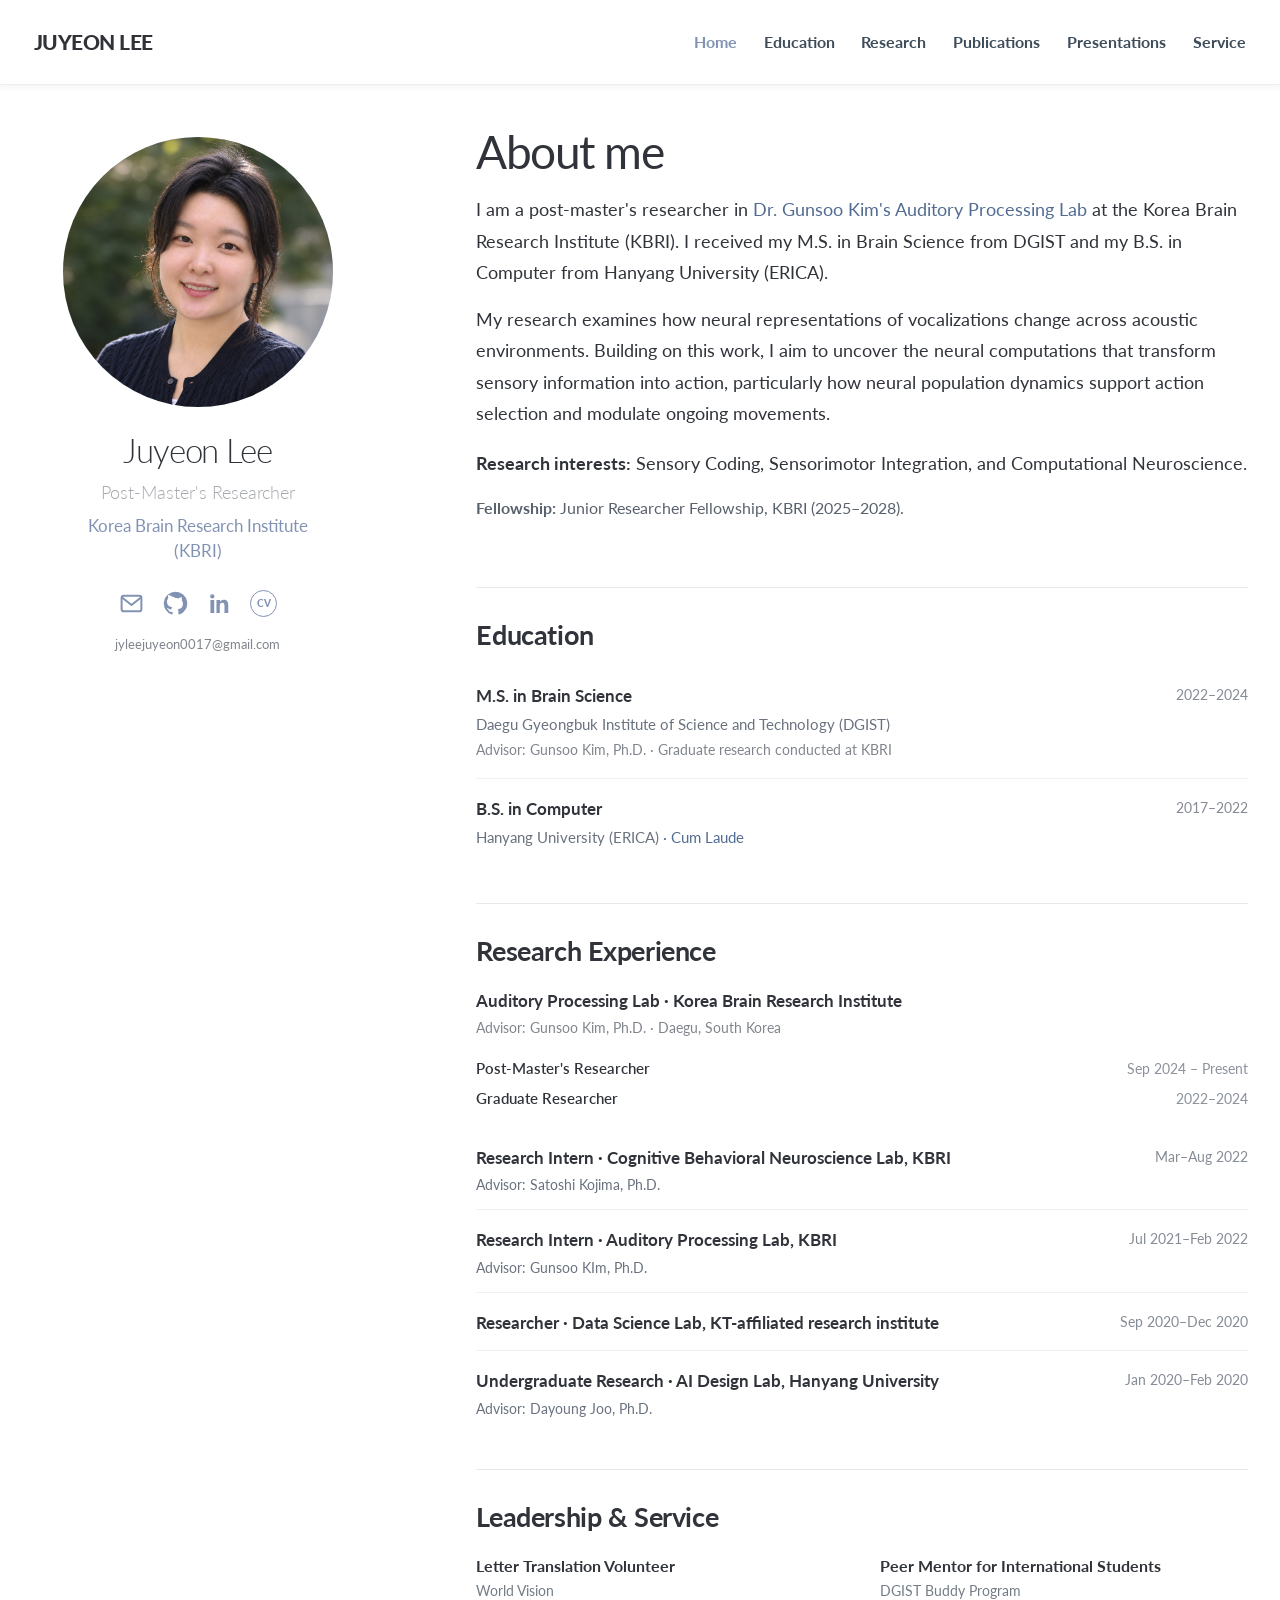
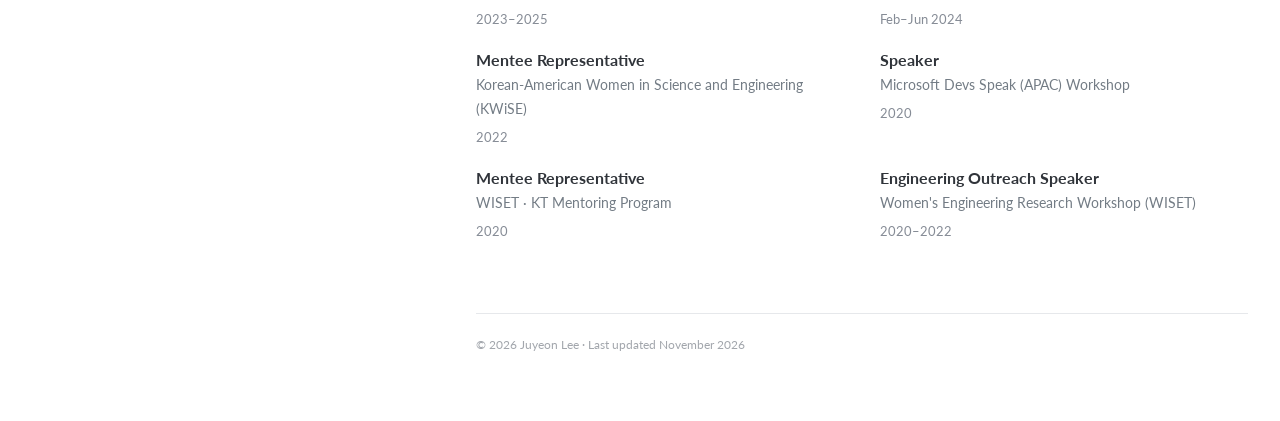
<file: index.html>
<!DOCTYPE html>
<html lang="en">
<head>
  <meta charset="UTF-8">
  <meta name="viewport" content="width=device-width, initial-scale=1">
  <meta name="theme-color" content="#ffffff">
  <meta name="description" content="Juyeon Lee, a neuroscience researcher at the Korea Brain Research Institute. Research interests include auditory coding, neural population representations, and sensory-guided behavior.">
  <meta property="og:type" content="website">
  <meta property="og:title" content="Juyeon Lee | Neuroscience Researcher">
  <meta property="og:description" content="Auditory neuroscience, neural population coding, and sensory-guided behavior.">
  <meta property="og:url" content="https://jylee0017.github.io/">
  <meta property="og:image" content="https://jylee0017.github.io/juyeon.jpg">
  <link rel="canonical" href="https://jylee0017.github.io/">
  <link rel="preconnect" href="https://fonts.googleapis.com">
  <link rel="preconnect" href="https://fonts.gstatic.com" crossorigin>
  <link href="https://fonts.googleapis.com/css2?family=Lato:wght@300;400;500;600;700;900&display=swap" rel="stylesheet">
  <title>Juyeon Lee</title>
  <style>
    /* Design colors: understated academic blue inspired by the supplied reference. */
    :root {
      --accent: #8292b3;
      --accent-strong: #526b92;
      --text: #30343a;
      --muted: #80858d;
      --light-muted: #a6a9ae;
      --line: #e6e8eb;
      --page: #ffffff;
      --font: "Lato", "Helvetica Neue", Arial, sans-serif;
    }
    * { box-sizing: border-box; }
    html { scroll-behavior: smooth; scroll-padding-top: 105px; }
    body { margin: 0; background: var(--page); color: var(--text); font: 400 17px/1.73 var(--font); -webkit-font-smoothing: antialiased; }
    a { color: var(--accent-strong); text-decoration: none; }
    a:hover { text-decoration: underline; text-underline-offset: .18em; }
    a:focus-visible { outline: 3px solid var(--accent); outline-offset: 4px; border-radius: 2px; }
    h1, h2, h3, p { margin-top: 0; }
    .skip-link { position:absolute; left:12px; top:-90px; padding:10px 15px; background:white; color:black; z-index:20; }
    .skip-link:focus { top:8px; }

    /* The screenshot's full-width white navigation bar. */
    .site-header { position: sticky; top: 0; z-index: 10; background: rgba(255,255,255,.97); border-bottom: 1px solid #eeeeef; box-shadow: 0 2px 7px rgba(28,36,51,.055); }
    .header-inner { max-width: 1560px; min-height: 84px; margin: 0 auto; padding: 12px 34px; display: flex; justify-content: space-between; align-items: center; gap: 32px; }
    .site-title { color: #303237; font-weight: 900; font-size: 21px; line-height: 1.2; text-transform: uppercase; letter-spacing: -.025em; white-space: nowrap; }
    .site-title:hover { text-decoration: none; color: var(--accent-strong); }
    .top-nav { display:flex; flex-wrap:wrap; justify-content:flex-end; align-items:center; gap: clamp(14px, 2.1vw, 35px); }
    .top-nav a { color:#3e4c5a; font-size: 16px; font-weight: 700; white-space:nowrap; }
    .top-nav a:hover, .top-nav a[aria-current="page"] { color:var(--accent); text-decoration:none; }

    /* Portrait on the left, resume text on the right; no colored sidebar/card backgrounds. */
    .page-layout { max-width: 1460px; padding: 0 32px; margin: 0 auto; display: grid; grid-template-columns: minmax(260px, 365px) minmax(0, 1fr); column-gap: clamp(52px, 6.2vw, 94px); align-items: start; }
    .profile { padding-top: 52px; text-align:center; transform: translateX(-17px); }
    .profile-photo { display: block; width: 270px; height: 270px; border-radius: 50%; overflow:hidden; margin: 0 auto 23px; position: relative; background: #e6ebf1; }
    .profile-photo .placeholder { position:absolute; inset:0; display:grid; place-items:center; font-weight:300; font-size:69px; color:#8596ad; }
    .profile-photo img { width:100%; height:100%; position:relative; display:block; object-fit:cover; object-position: center 35%; }
    .profile-photo img[hidden] { display:none; }
    .profile-name { font-size: 33px; line-height: 1.22; font-weight: 300; letter-spacing: -.035em; margin: 0 0 10px; }
    .profile-role { font-size: 18px; line-height: 1.4; font-weight: 300; color:var(--light-muted); margin: 0 0 9px; }
    .profile-affiliation { font-size: 17px; line-height: 1.45; color:var(--accent); margin: 0 0 25px; }
    .socials { display:flex; justify-content:center; gap: 18px; align-items:center; margin-bottom: 15px; }
    .socials a { display:inline-grid; place-items:center; color:var(--accent); min-width:26px; height:29px; transition: color .18s ease, transform .18s ease; }
    .socials a:hover { color:var(--accent-strong); transform: translateY(-2px); }
    .socials svg { width:25px; height:25px; }
    .socials a.cv-link { border: 1.8px solid currentColor; border-radius: 50%; font-size: 10px; font-weight:900; min-width:27px; width:27px; height:27px; }
    .profile-email { font-size: 13px; color:var(--muted); overflow-wrap:anywhere; }
    .profile-email a { color:inherit; }

    main { padding-top: 39px; min-width: 0; padding-bottom: 65px; }
    section { scroll-margin-top: 110px; }
    .about { padding-bottom: 49px; }
    h1 { font-size: 46px; line-height:1.2; letter-spacing:-.033em; font-weight:400; margin-bottom: 15px; }
    .about p { font-size:17.5px; line-height:1.8; margin: 0 0 15px; }
    .research-interests { margin-top:18px!important; }
    .research-interests strong, .fellowship strong { font-weight:700; }
    .fellowship { font-size: 16px!important; color:#59616d; }
    .content-section { padding: 29px 0 36px; border-top: 1px solid var(--line); }
    h2 { font-size: 27px; line-height:1.35; font-weight:700; letter-spacing:-.015em; margin-bottom: 19px; }
    h3 { font-size: 17px; line-height:1.5; margin-bottom: 3px; font-weight:700; }
    .entry { display:grid; grid-template-columns: minmax(0,1fr) auto; gap: 2px 22px; padding: 11px 0 16px; }
    .entry + .entry { border-top: 1px solid #f0f1f2; padding-top: 17px; }
    .entry p { font-size: 15px; margin:0; color: #69727e; }
    .date { color:#868c96; font-size:14px; white-space:nowrap; }
    .subtext { font-size:14px!important; color:var(--muted)!important; }
    .honor { color:var(--accent-strong); }
    .lab-heading { display:flex; align-items:baseline; justify-content:space-between; gap:12px; flex-wrap:wrap; }
    .lab-note { font-size:14px; color:var(--muted); margin:0 0 13px; }
    .role { display:flex; justify-content:space-between; gap:20px; align-items:baseline; padding:2px 0; font-size:15px; }
    .role strong { font-weight:600; }
    .role span { color:#8b929b; font-size:14px; white-space:nowrap; }
    .research-list { margin:16px 0 0; padding-left:20px; }
    .research-list li { padding-left:3px; margin-bottom:10px; font-size:15.5px; line-height:1.7; }
    .research-list strong { font-weight:700; }
    .earlier { margin-top:20px; }
    .earlier .entry { padding-bottom:12px; }
    .earlier .entry p { font-size:14px; }
    .publication { padding: 5px 0 18px; }
    .publication + .publication { border-top: 1px solid #f0f1f2; padding-top:16px; }
    .publication .paper-title { font-size: 16px; line-height:1.5; font-weight:700; margin: 0 0 3px; }
    .publication p { font-size:14.5px; margin:0; color:#6e7580; }
    .status { color:#6c7e9f; font-style: italic; }
    .presentation { display:grid; grid-template-columns: 86px minmax(0,1fr); gap:16px; padding:13px 0; border-bottom:1px solid #f1f2f3; }
    .presentation:last-child { border-bottom:0; }
    .presentation p { margin: 0 0 2px; font-size:15px; line-height:1.6; }
    .presentation .date { padding-top:3px; }
    .presentation .venue { color:#777f8a; font-size:14px; }
    .presentation .award { font-size:13px; color:var(--accent-strong); font-weight:700; margin-top:3px; }
    .service-list { display:grid; grid-template-columns:repeat(2,minmax(0,1fr)); column-gap:35px; row-gap:16px; }
    .service-item { padding: 0; }
    .service-item h3 { font-size:15.5px; margin:0 0 1px; }
    .service-item p { font-size:14px; margin:0; color:#737c85; }
    .service-item .date { font-size:13px; }
    footer { margin-top:33px; color:#a2a6ac; font-size:12px; padding-top:21px; border-top:1px solid var(--line); }
    @media (max-width:1150px) {
      .page-layout { grid-template-columns: 290px minmax(0,1fr); gap: 46px; padding:0 28px; }
      .profile-photo { width:208px; height:208px; }
      .top-nav { gap:17px; }
      .top-nav a { font-size:14px; }
      .header-inner { padding: 13px 24px; }
      .site-title { font-size:18px; }
      .about p { font-size:16.5px; }
    }
    @media (max-width:760px) {
      html { scroll-padding-top: 120px; }
      .site-header { position:static; }
      .header-inner { padding:17px 20px 12px; display:block; }
      .site-title { display:block; font-size:18px; margin-bottom:12px; }
      .top-nav { justify-content:flex-start; flex-wrap:nowrap; gap:22px; overflow-x:auto; padding:0 0 6px; scrollbar-width:thin; }
      .top-nav a { font-size:14px; }
      .page-layout { display:block; padding:0 23px; }
      .profile { padding-top:32px; transform:none; }
      .profile-photo { width:166px; height:166px; margin-bottom:12px; }
      .profile-photo .placeholder { font-size:52px; }
      .profile-name { font-size:27px; }
      .profile-role { font-size:16px; }
      .profile-affiliation { font-size:15px; margin-bottom:15px; }
      .socials { margin-bottom:7px; }
      main { padding-top:35px; }
      .about { padding-bottom:34px; }
      h1 { font-size:39px; }
      .about p { font-size:16px; }
      .content-section { padding:27px 0 28px; }
      h2 { font-size:24px; }
      .service-list { grid-template-columns:1fr; row-gap:14px; }
    }
    @media (max-width:470px) {
      .entry { grid-template-columns:1fr; gap:4px; }
      .entry .date { grid-row:1; }
      .role { flex-direction:column; align-items:flex-start; gap:0; padding-bottom:8px; }
      .presentation { grid-template-columns:73px minmax(0,1fr); gap:9px; }
      .date { font-size:12.5px; }
      .research-list { padding-left:19px; }
    }
    @media (prefers-reduced-motion: reduce) { html{scroll-behavior:auto} .socials a{transition:none} }
  </style>
  <script type="application/ld+json">
  {"@context":"https://schema.org","@type":"Person","name":"Juyeon Lee","url":"https://jylee0017.github.io/","jobTitle":"Post-Master's Researcher","affiliation":{"@type":"Organization","name":"Korea Brain Research Institute"},"sameAs":["https://github.com/jylee0017","https://www.linkedin.com/in/juyeonnies/"]}
  </script>
</head>
<body>
  <a class="skip-link" href="#about">Skip to content</a>
  <header class="site-header">
    <div class="header-inner">
      <a class="site-title" href="#about">JUYEON LEE</a>
      <nav class="top-nav" aria-label="Main navigation">
        <a href="#about" aria-current="page">Home</a>
        <a href="#education">Education</a>
        <a href="#research">Research</a>
        <a href="#publications">Publications</a>
        <a href="#presentations">Presentations</a>
        <a href="#service">Service</a>
      </nav>
    </div>
  </header>
  <div class="page-layout">
    <aside class="profile" aria-label="Profile">
      <div class="profile-photo">
        <span class="placeholder" aria-hidden="true">JL</span>
        <!-- Keep your existing juyeon.jpg in the same GitHub repository as index.html. -->
        <img id="profile-photo" src="juyeon.jpg" alt="Juyeon Lee">
      </div>
      <p class="profile-name">Juyeon Lee</p>
      <p class="profile-role">Post-Master's Researcher</p>
      <p class="profile-affiliation">Korea Brain Research Institute<br>(KBRI)</p>
      <nav class="socials" aria-label="Profile links">
        <a href="mailto:jyleejuyeon0017@gmail.com" aria-label="Email" title="Email">
          <svg viewBox="0 0 24 24" fill="none" stroke="currentColor" stroke-width="1.9" stroke-linecap="round" stroke-linejoin="round" aria-hidden="true"><rect x="2.5" y="4.5" width="19" height="15" rx="2"/><path d="m3.2 6.5 8.8 7 8.8-7"/></svg>
        </a>
        <a href="https://github.com/jylee0017" target="_blank" rel="noopener noreferrer" aria-label="GitHub" title="GitHub">
          <svg viewBox="0 0 24 24" fill="currentColor" aria-hidden="true"><path d="M12 .8a11.2 11.2 0 0 0-3.54 21.83c.56.1.76-.24.76-.54v-2.06c-3.1.67-3.76-1.32-3.76-1.32-.5-1.27-1.23-1.6-1.23-1.6-1.01-.69.08-.68.08-.68 1.12.08 1.72 1.15 1.72 1.15 1 .1 1.76.22 2.18-.66.1-.73.4-1.22.72-1.5-2.48-.28-5.09-1.24-5.09-5.54 0-1.22.44-2.22 1.16-3.01-.12-.28-.5-1.42.11-2.96 0 0 .95-.3 3.08 1.15A10.7 10.7 0 0 1 12 6.8c.94 0 1.89.13 2.78.37 2.13-1.45 3.07-1.15 3.07-1.15.62 1.54.24 2.68.12 2.96.73.79 1.16 1.79 1.16 3.01 0 4.32-2.61 5.25-5.1 5.53.42.36.8 1.05.8 2.12v2.45c0 .3.2.64.77.54A11.2 11.2 0 0 0 12 .8Z"/></svg>
        </a>
        <a href="https://www.linkedin.com/in/juyeonnies/" target="_blank" rel="noopener noreferrer" aria-label="LinkedIn" title="LinkedIn">
          <svg viewBox="0 0 24 24" fill="currentColor" aria-hidden="true"><path d="M5.1 3a2.1 2.1 0 1 1 0 4.2 2.1 2.1 0 0 1 0-4.2ZM3.3 8.6h3.6V21H3.3V8.6Zm5.8 0h3.45v1.7h.05c.48-.9 1.66-1.9 3.43-1.9 3.67 0 4.35 2.4 4.35 5.52V21h-3.6v-6.28c0-1.5-.03-3.43-2.1-3.43-2.08 0-2.4 1.63-2.4 3.32V21H9.1V8.6Z"/></svg>
        </a>
        <a class="cv-link" href="JuyeonLee_CV.pdf" target="_blank" rel="noopener noreferrer" aria-label="Curriculum Vitae PDF" title="CV (PDF)">CV</a>
      </nav>
      <p class="profile-email"><a href="mailto:jyleejuyeon0017@gmail.com">jyleejuyeon0017@gmail.com</a></p>
    </aside>
    <main>
      <section id="about" class="about" aria-labelledby="about-heading">
        <h1 id="about-heading">About me</h1>
        <p>I am a post-master's researcher in <a href="https://sites.google.com/site/gkimlab" target="_blank" rel="noopener noreferrer">Dr. Gunsoo Kim's Auditory Processing Lab</a>  at the Korea Brain Research Institute (KBRI). I received my M.S. in Brain Science from DGIST and my B.S. in Computer from Hanyang University (ERICA).</p>
        <p>My research examines how neural representations of vocalizations change across acoustic environments. Building on this work, I aim to uncover the neural computations that transform sensory information into action, particularly how neural population dynamics support action selection and modulate ongoing movements.</p>
        <p class="research-interests"><strong>Research interests:</strong> Sensory Coding, Sensorimotor Integration, and Computational Neuroscience.</p>
        <p class="fellowship"><strong>Fellowship:</strong> Junior Researcher Fellowship, KBRI (2025–2028).</p>
      </section>

      <section id="education" class="content-section" aria-labelledby="education-heading">
        <h2 id="education-heading">Education</h2>
        <div class="entry">
          <div><h3>M.S. in Brain Science</h3><p>Daegu Gyeongbuk Institute of Science and Technology (DGIST)</p><p class="subtext">Advisor: Gunsoo Kim, Ph.D. · Graduate research conducted at KBRI</p></div>
          <span class="date">2022–2024</span>
        </div>
        <div class="entry">
          <div><h3>B.S. in Computer</h3><p>Hanyang University (ERICA) <span class="honor">· Cum Laude</span></p></div>
          <span class="date">2017–2022</span>
        </div>
      </section>

      <section id="research" class="content-section" aria-labelledby="research-heading">
        <h2 id="research-heading">Research Experience</h2>
        <div class="lab-heading"><h3>Auditory Processing Lab · Korea Brain Research Institute</h3></div>
        <p class="lab-note">Advisor: Gunsoo Kim, Ph.D. · Daegu, South Korea</p>
        <div class="role"><strong>Post-Master's Researcher</strong><span>Sep 2024 – Present</span></div>
        <div class="role"><strong>Graduate Researcher</strong><span>2022–2024</span></div>
        <!--
        <ul class="research-list">
          <li><strong>Neural Coding of Vocalizations in Background Noise:</strong> Investigated how different background noise types affect neural encoding of vocalizations in the mouse inferior colliculus using single-unit recordings and neural response analyses.</li>
          <li><strong>Awake Neuropixels Recordings &amp; Spike Sorting:</strong> Recorded neural activity in awake mice using Neuropixels probes and established a Kilosort-based workflow for spike sorting and manual curation.</li>
          <li><strong>Auditory Behavioral Experiments:</strong> Performed a MonkeyLogic-based Go/No-Go tone-discrimination task, built the behavioral apparatus, and assessed discrimination performance in mice during locomotion and rest.</li>
        </ul>
        -->
        <div class="earlier">
          <div class="entry"><div><h3>Research Intern · Cognitive Behavioral Neuroscience Lab, KBRI</h3><p>Advisor: Satoshi Kojima, Ph.D.</p></div><span class="date">Mar–Aug 2022</span></div>
          <div class="entry"><div><h3>Research Intern · Auditory Processing Lab, KBRI</h3><p>Advisor: Gunsoo KIm, Ph.D.</p></div><span class="date">Jul 2021–Feb 2022</span></div>
          <div class="entry"><div><h3>Researcher · Data Science Lab, KT-affiliated research institute</h3></div><span class="date">Sep 2020–Dec 2020</span></div>
          <div class="entry"><div><h3>Undergraduate Research · AI Design Lab, Hanyang University</h3><p>Advisor: Dayoung Joo, Ph.D.</p></div><span class="date">Jan 2020–Feb 2020</span></div>
        </div>
      </section>

      <!--
      <section id="publications" class="content-section" aria-labelledby="publications-heading">
        <h2 id="publications-heading">Publications &amp; Manuscripts</h2>
        <article class="publication">
          <p class="paper-title">Neural sound processing in noise in the mouse auditory midbrain</p>
          <p><strong>J. Lee</strong>, J. Han, Gunsoo Kim. <span class="status">Manuscript in preparation.</span></p>
        </article>
        <article class="publication">
          <p class="paper-title">A rebound from pre-dawn singing suppression drives intense morning singing in captive zebra finches</p>
          <p>E. B. dos Santos, C. Mori, Y. Kim, J. Kim, R. O. Tachibana, O.-Y. Jeong, <strong>J. Lee</strong>, S. Kojima. <span class="status">Submitted</span></p>
        </article>
      </section>
      -->

      <!--
      <section id="presentations" class="content-section" aria-labelledby="presentations-heading">
        <h2 id="presentations-heading">Presentations</h2>
        <div class="presentation"><span class="date">Dec 2024</span><div><p><strong>Neural sound processing in noise in the mouse auditory midbrain</strong></p><p class="venue">KBRI Research Day · Poster</p><p class="award">Excellent Poster Prize</p></div></div>
        <div class="presentation"><span class="date">Oct 2024</span><div><p><strong>Context-Dependent Signal Extraction in IC Neurons</strong></p><p class="venue">Korean Society for Brain and Neural Sciences (KSBNS) · Poster</p></div></div>
        <div class="presentation"><span class="date">Jul 2024</span><div><p><strong>Dynamic Noise Sensitivity Across Acoustic Contexts</strong></p><p class="venue">International Brain Initiative (IBI) Conference</p><p class="award">Excellent Poster Prize · Young Investigators' Talk</p></div></div>
        <div class="presentation"><span class="date">Sep 2023</span><div><p><strong>Neural Reconstruction of Sounds in Noise</strong></p><p class="venue">Korean Society for Brain and Neural Sciences (KSBNS) · Poster</p></div></div>
        <div class="presentation"><span class="date">Aug 2023</span><div><p><strong>Noise-Resistant Encoding of Natural Sounds</strong></p><p class="venue">International Brain Initiative (IBI) Conference · Poster</p><p class="award">Excellent Poster Prize</p></div></div>
      </section>
      -->

      <section id="service" class="content-section" aria-labelledby="service-heading">
        <h2 id="service-heading">Leadership &amp; Service</h2>
        <div class="service-list">
          <div class="service-item"><h3>Letter Translation Volunteer</h3><p>World Vision</p><span class="date">2023–2025</span></div>
          <div class="service-item"><h3>Peer Mentor for International Students</h3><p>DGIST Buddy Program</p><span class="date">Feb–Jun 2024</span></div>
          <div class="service-item"><h3>Mentee Representative</h3><p>Korean-American Women in Science and Engineering (KWiSE)</p><span class="date">2022</span></div>
          <div class="service-item"><h3>Speaker</h3><p>Microsoft Devs Speak (APAC) Workshop</p><span class="date">2020</span></div>
          <div class="service-item"><h3>Mentee Representative</h3><p>WISET · KT Mentoring Program</p><span class="date">2020</span></div>
          <div class="service-item"><h3>Engineering Outreach Speaker</h3><p>Women's Engineering Research Workshop (WISET)</p><span class="date">2020–2022</span></div>
        </div>
      </section>
      <footer>© 2026 Juyeon Lee · Last updated November 2026</footer>
    </main>
  </div>
  <script>
    // If the user keeps juyeon.jpg in their GitHub Pages repository, it replaces the initials.
    const photo = document.getElementById('profile-photo');
    if (photo) {
      const showFallback = () => { photo.hidden = true; };
      photo.addEventListener('error', showFallback);
      if (photo.complete && photo.naturalWidth === 0) showFallback();
    }
  </script>
</body>
</html>
</file>
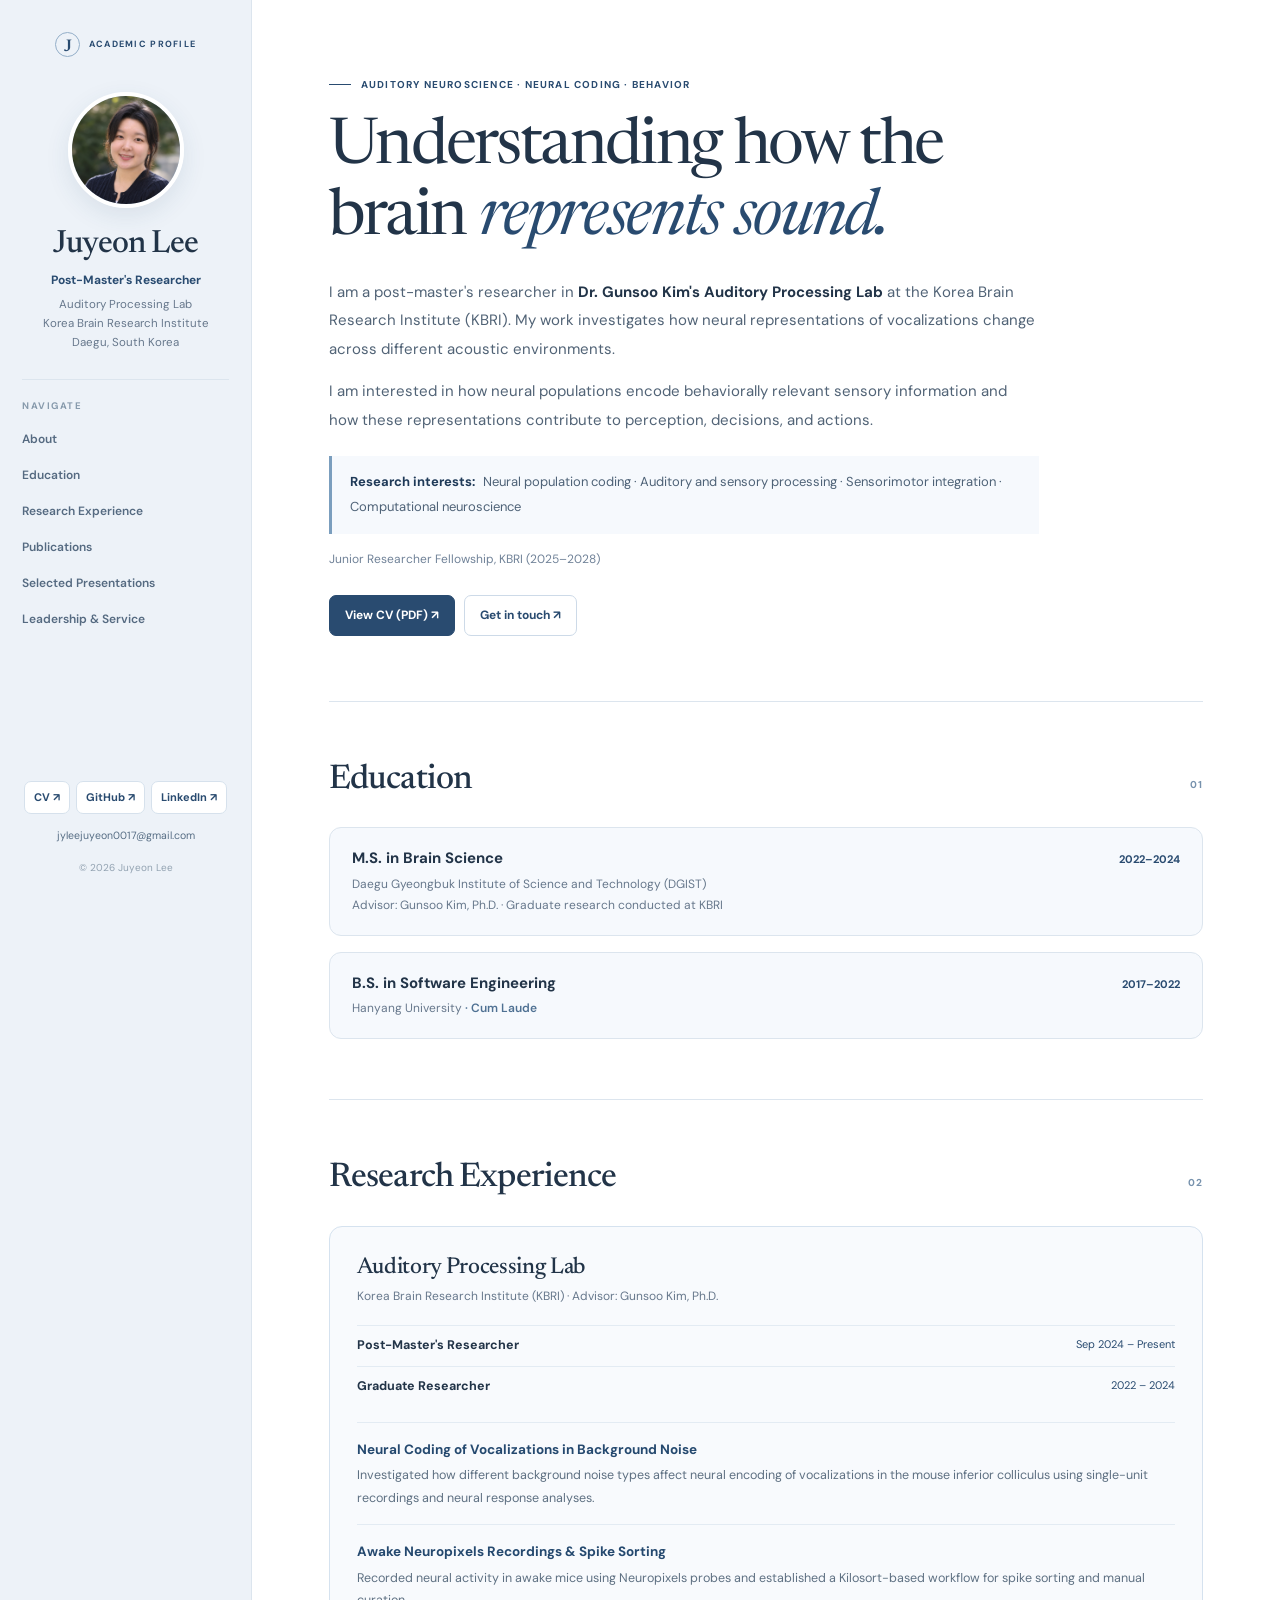
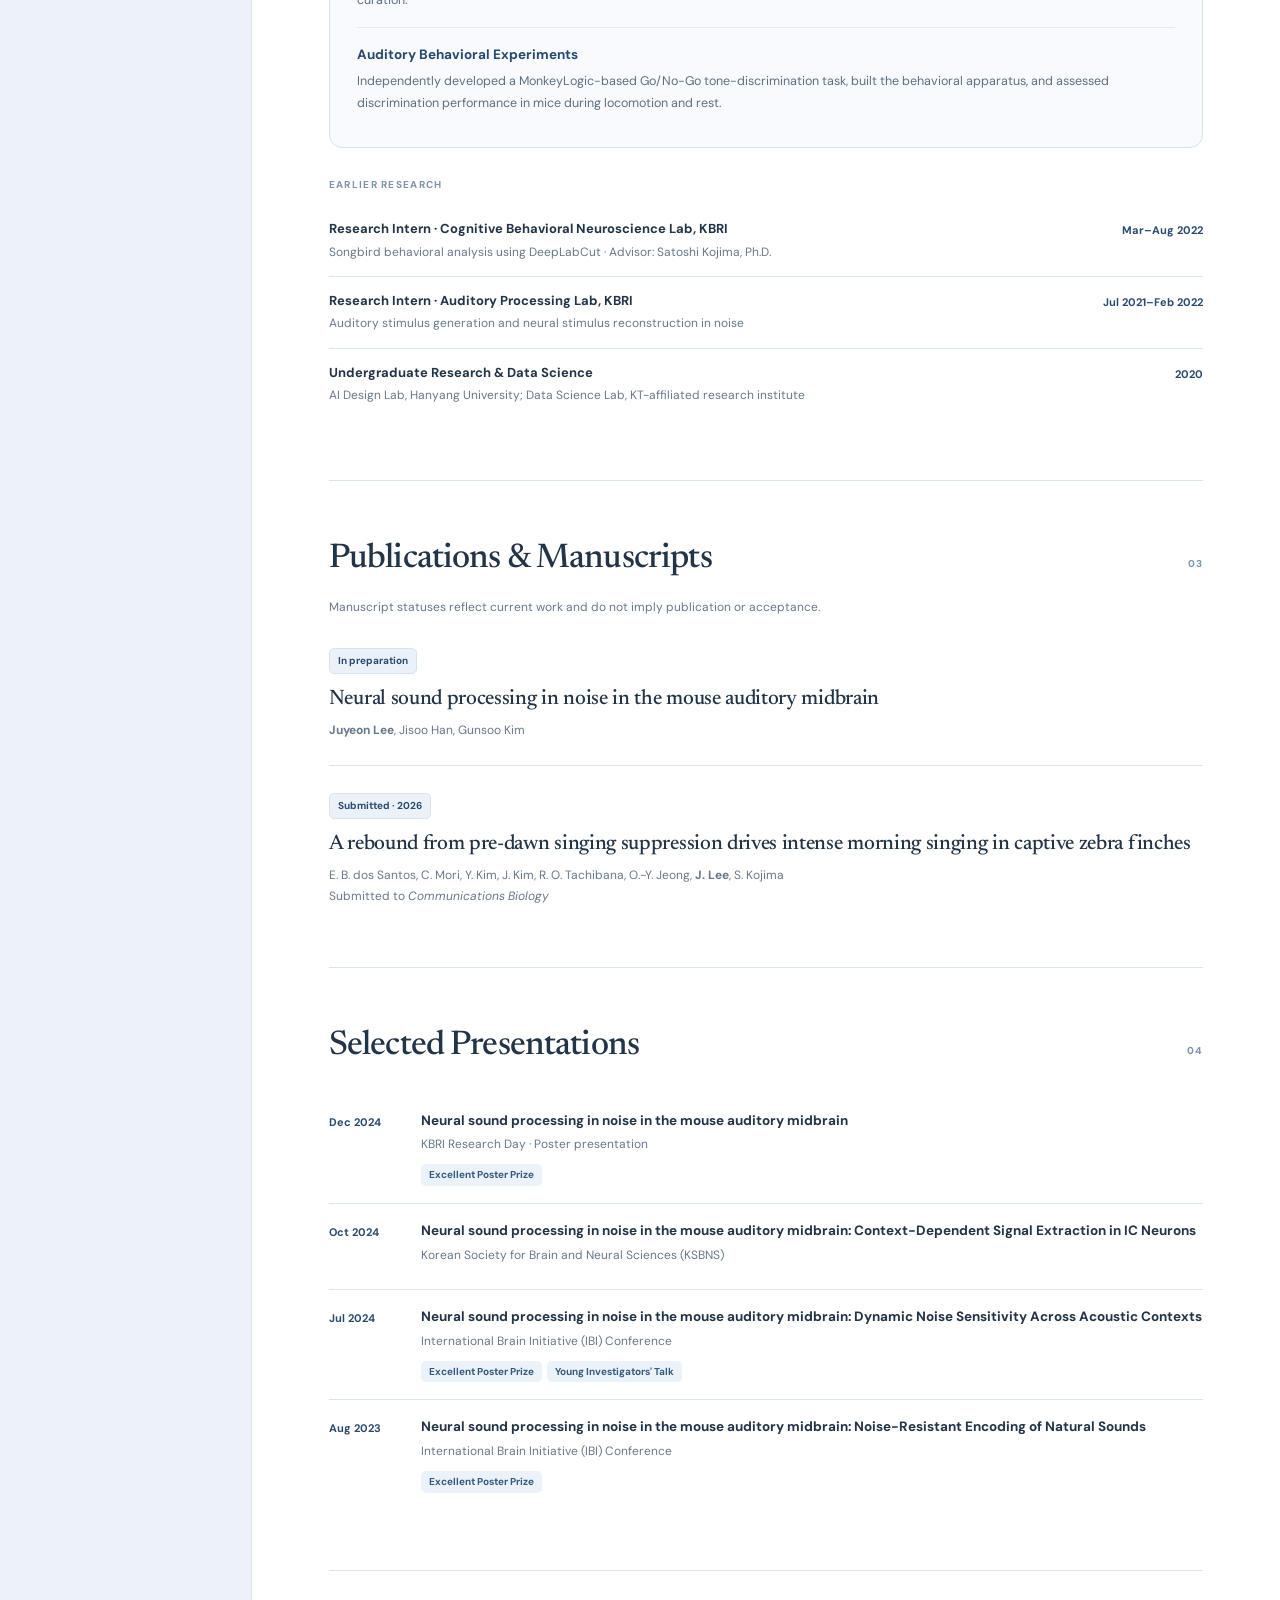
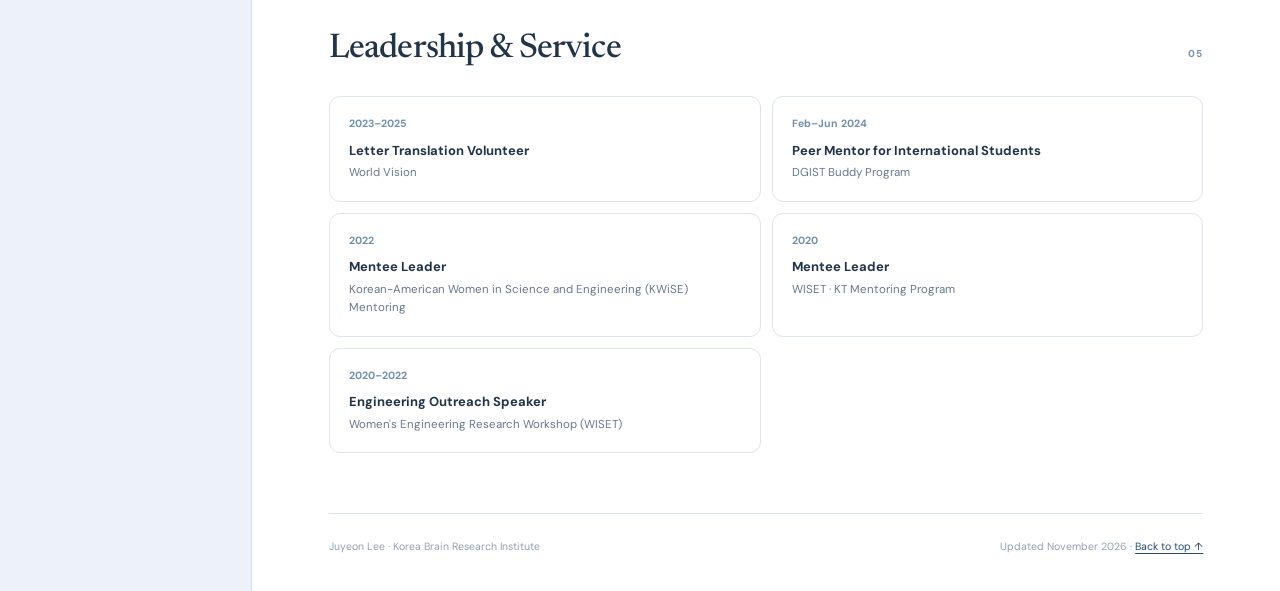
<file: index (1).html>
<!doctype html>
<html lang="en">
<head>
  <meta charset="utf-8">
  <meta name="viewport" content="width=device-width, initial-scale=1">
  <meta name="theme-color" content="#f3f6fa">
  <meta name="description" content="Juyeon Lee is a post-master's researcher at the Korea Brain Research Institute studying auditory neural coding, neural population activity, and sensory-guided behavior.">
  <meta property="og:type" content="website">
  <meta property="og:title" content="Juyeon Lee | Neuroscience Researcher">
  <meta property="og:description" content="Auditory neural coding, neural population representations, and sensory-guided behavior.">
  <meta property="og:url" content="https://jylee0017.github.io/">
  <meta property="og:image" content="https://jylee0017.github.io/juyeon.jpg">
  <link rel="canonical" href="https://jylee0017.github.io/">
  <link rel="preconnect" href="https://fonts.googleapis.com">
  <link rel="preconnect" href="https://fonts.gstatic.com" crossorigin>
  <link href="https://fonts.googleapis.com/css2?family=DM+Sans:wght@400;500;600;700&family=Newsreader:opsz,wght@6..72,400;6..72,500;6..72,600&display=swap" rel="stylesheet">
  <title>Juyeon Lee | Neuroscience Researcher</title>
  <script type="application/ld+json">
  {
    "@context": "https://schema.org",
    "@type": "Person",
    "name": "Juyeon Lee",
    "url": "https://jylee0017.github.io/",
    "jobTitle": "Post-Master's Researcher",
    "affiliation": { "@type": "Organization", "name": "Korea Brain Research Institute" },
    "alumniOf": [
      { "@type": "CollegeOrUniversity", "name": "Daegu Gyeongbuk Institute of Science and Technology" },
      { "@type": "CollegeOrUniversity", "name": "Hanyang University" }
    ],
    "sameAs": [
      "https://github.com/jylee0017",
      "https://www.linkedin.com/in/juyeonnies/"
    ]
  }
  </script>
  <style>
    /* Change the colors here. All major components use these shared variables. */
    :root {
      color-scheme: light;
      --bg: #f3f6fa;
      --sidebar-bg: #edf2f8;
      --paper: #fff;
      --ink: #223448;
      --muted: #67788c;
      --blue: #294b70;
      --blue-dark: #1f3a58;
      --blue-soft: #eaf1f8;
      --blue-pale: #f6f9fd;
      --line: #dce5ee;
      --serif: "Newsreader", "Iowan Old Style", Georgia, serif;
      --sans: "DM Sans", -apple-system, BlinkMacSystemFont, "Segoe UI", sans-serif;
    }
    * { box-sizing: border-box; }
    html { scroll-behavior: smooth; scroll-padding-top: 24px; }
    body { margin: 0; background: var(--bg); color: var(--ink); font-family: var(--sans); font-size: 14px; line-height: 1.75; -webkit-font-smoothing: antialiased; }
    a { color: inherit; text-decoration: none; }
    a:hover { color: var(--blue); }
    a:focus-visible { outline: 3px solid #7ba7cf; outline-offset: 3px; border-radius: 3px; }
    ::selection { background: #cadced; color: var(--blue-dark); }
    .layout { max-width: 1310px; min-height: 100vh; margin: 0 auto; display: grid; grid-template-columns: 252px minmax(0, 1fr); box-shadow: 0 0 40px rgba(22, 52, 79, .025); }
    .sidebar { background: var(--sidebar-bg); border-right: 1px solid var(--line); padding: 32px 22px 26px; }
    .sidebar-inner { position: sticky; top: 28px; display: flex; flex-direction: column; min-height: calc(100vh - 56px); }
    .brand { display: flex; justify-content: center; align-items: center; gap: 9px; color: var(--blue); text-transform: uppercase; font-weight: 700; font-size: 9px; letter-spacing: .14em; }
    .brand-icon { width: 25px; height: 25px; display: grid; place-items: center; border: 1px solid #93aec8; border-radius: 50%; font-family: var(--serif); font-weight: 600; font-size: 17px; letter-spacing: -.03em; }
    .profile { display: flex; flex-direction: column; align-items: center; text-align: center; }
    .photo { width: 116px; height: 116px; margin-top: 35px; border: 4px solid white; border-radius: 50%; overflow: hidden; background: linear-gradient(150deg, #dce7f2, #b9ccdf); position: relative; box-shadow: 0 8px 24px rgba(42,77,112,.10); }
    .photo-fallback { position: absolute; inset: 0; display: grid; place-items: center; font: 500 39px var(--serif); color: #6988a5; }
    .photo img { display: block; position: relative; width: 100%; height: 100%; object-fit: cover; object-position: center 35%; }
    .photo img[hidden] { display: none; }
    .profile-name { margin: 19px 0 8px; font: 500 32px/1.1 var(--serif); letter-spacing: -.025em; }
    .profile-role { color: var(--blue); font-size: 12px; font-weight: 700; margin: 0; }
    .profile-affil { font-size: 11.5px; color: var(--muted); line-height: 1.65; margin: 5px 0 0; }
    .side-divider { height: 1px; width: 100%; background: var(--line); margin: 26px 0 18px; }
    .nav-label { font-size: 9.5px; font-weight: 700; letter-spacing: .16em; text-transform: uppercase; color: #879aac; margin: 0 0 7px; }
    .nav { display: grid; gap: 1px; }
    .nav a { display: block; border-radius: 6px; padding: 7px 9px; margin-left: -9px; color: #556a81; font-size: 12px; font-weight: 600; transition: background .15s, color .15s; }
    .nav a:hover { background: #dfeaf5; color: var(--blue-dark); }
    .sidebar-bottom { margin-top: auto; padding-top: 22px; text-align: center; }
    .social-links { display: flex; justify-content: center; flex-wrap: wrap; gap: 6px; }
    .social-links a { background: #fff; border: 1px solid #d6e1ec; border-radius: 7px; color: var(--blue); padding: 6px 9px; font-size: 11px; font-weight: 700; }
    .social-links a:hover { color: white; background: var(--blue); border-color: var(--blue); }
    .email { display: inline-block; margin-top: 13px; font-size: 10.5px; color: #566d84; overflow-wrap: anywhere; }
    .copyright { font-size: 10px; color: #92a2b1; margin: 12px 0 0; }
    .main { min-width: 0; padding: 0 clamp(28px, 6vw, 90px) 34px; background: var(--paper); }
    .hero { padding: 76px 0 65px; border-bottom: 1px solid var(--line); }
    .eyebrow { display: flex; align-items: center; gap: 10px; margin: 0 0 19px; font-size: 10px; font-weight: 700; text-transform: uppercase; letter-spacing: .12em; color: var(--blue); }
    .eyebrow::before { content: ""; display: block; width: 22px; height: 1px; background: var(--blue); }
    h1,h2,h3,p { margin-top: 0; }
    h1 { max-width: 760px; font: 400 clamp(44px, 5vw, 66px)/1.12 var(--serif); letter-spacing: -.037em; margin-bottom: 22px; }
    h1 em { color: var(--blue); font-weight: 400; }
    .intro { max-width: 710px; color: #516376; font-size: 15px; line-height: 1.9; margin: 0 0 14px; }
    .intro strong { color: var(--ink); font-weight: 700; }
    .interest-inline { max-width: 710px; margin: 22px 0 0; padding: 14px 18px; border-left: 3px solid #7b9ebe; background: var(--blue-pale); font-size: 13px; color: #4e6277; line-height: 1.9; }
    .interest-inline strong { color: var(--blue-dark); margin-right: 5px; }
    .fellowship-note { color: #708298; font-size: 12px; margin: 15px 0 0; }
    .actions { display: flex; align-items: center; flex-wrap: wrap; gap: 9px; margin-top: 25px; }
    .button { display: inline-flex; justify-content: center; align-items: center; border-radius: 7px; padding: 9px 15px; font-size: 12px; font-weight: 700; transition: transform .15s, background .15s; }
    .button:hover { transform: translateY(-2px); }
    .button-primary { color: #fff; background: var(--blue); border: 1px solid var(--blue); }
    .button-primary:hover { background: var(--blue-dark); color: #fff; }
    .button-secondary { color: var(--blue); background: white; border: 1px solid #cddae8; }
    .button-secondary:hover { background: var(--blue-soft); }
    .section { padding: 57px 0 60px; border-bottom: 1px solid var(--line); }
    .section-head { display: flex; justify-content: space-between; align-items: baseline; gap: 16px; margin-bottom: 26px; }
    h2 { font: 500 34px/1.25 var(--serif); letter-spacing: -.025em; margin: 0; }
    .section-num { font-size: 10px; color: #7792ad; font-weight: 700; letter-spacing: .12em; white-space: nowrap; }
    .education-list { display: grid; gap: 16px; }
    .education-entry { display: grid; grid-template-columns: minmax(0,1fr) auto; gap: 10px 18px; padding: 19px 22px; border: 1px solid var(--line); border-radius: 12px; background: var(--blue-pale); }
    .education-entry h3 { font-size: 15px; font-weight: 700; line-height: 1.5; margin-bottom: 4px; }
    .education-entry p { font-size: 12px; color: var(--muted); margin: 0; }
    .entry-date { font-size: 11px; color: var(--blue); font-weight: 700; white-space: nowrap; padding-top: 3px; }
    .education-entry .honor { color: #4f7193; font-weight: 600; }
    .research-primary { border: 1px solid #d5e2ef; background: #f8fafd; border-radius: 13px; padding: 26px 27px 17px; }
    .research-primary h3 { font: 500 23px/1.27 var(--serif); letter-spacing: -.015em; margin-bottom: 4px; }
    .lab-meta { font-size: 12px; color: var(--muted); margin: 0 0 18px; }
    .role-row { display: flex; justify-content: space-between; gap: 10px; padding: 9px 0; border-top: 1px solid #e3ebf3; font-size: 12.5px; }
    .role-row strong { font-weight: 700; }
    .role-row span { font-size: 11px; color: var(--blue); white-space: nowrap; }
    .project-list { display: grid; gap: 0; margin-top: 15px; }
    .project { padding: 15px 0; border-top: 1px solid #e3ebf3; }
    .project h4 { color: #25496f; font-size: 13.5px; margin: 0 0 3px; }
    .project p { font-size: 12.5px; color: #5e7082; line-height: 1.8; margin: 0; }
    .earlier-title { font-size: 10px; color: #7d94aa; letter-spacing: .13em; text-transform: uppercase; font-weight: 700; margin: 28px 0 12px; }
    .earlier { display: grid; grid-template-columns: minmax(0,1fr) auto; gap: 5px 20px; padding: 14px 0; border-bottom: 1px solid var(--line); }
    .earlier:last-child { border: 0; }
    .earlier strong { display: block; font-size: 13px; line-height: 1.5; }
    .earlier p { color: var(--muted); font-size: 12px; margin: 3px 0 0; line-height: 1.7; }
    .earlier .entry-date { padding-top: 2px; }
    .pub { border-bottom: 1px solid var(--line); padding: 6px 0 24px; margin-bottom: 20px; }
    .pub:last-child { border-bottom: 0; margin-bottom: 0; padding-bottom: 0; }
    .pub-status { display: inline-block; color: var(--blue); background: var(--blue-soft); border: 1px solid #d7e3ef; border-radius: 5px; padding: 3px 8px; font-size: 10px; font-weight: 700; margin-bottom: 11px; }
    .pub h3 { font: 500 21px/1.4 var(--serif); letter-spacing: -.015em; margin-bottom: 6px; }
    .pub p { color: var(--muted); font-size: 12px; margin: 0; line-height: 1.75; }
    .note { margin: -9px 0 23px; font-size: 12px; color: var(--muted); }
    .presentation { display: grid; grid-template-columns: 76px minmax(0,1fr); gap: 16px; padding: 17px 0; border-bottom: 1px solid var(--line); }
    .presentation:first-of-type { padding-top: 3px; }
    .presentation:last-child { border-bottom: none; }
    .presentation .date { font-size: 11px; color: var(--blue); font-weight: 700; padding-top: 2px; }
    .presentation h3 { font-size: 13.5px; font-weight: 700; line-height: 1.55; margin-bottom: 3px; }
    .presentation p { font-size: 12px; color: var(--muted); margin-bottom: 6px; }
    .award { display: inline-block; background: #ecf2f9; color: #315a80; border-radius: 5px; padding: 2px 8px; font-size: 10px; font-weight: 700; margin-right: 5px; margin-top: 2px; }
    .service-grid { display: grid; grid-template-columns: repeat(2,minmax(0,1fr)); gap: 11px; }
    .service { border: 1px solid var(--line); border-radius: 11px; padding: 18px 19px; background: #fff; }
    .service .year { font-size: 10.5px; font-weight: 700; color: #6f8fab; display: block; margin-bottom: 8px; }
    .service h3 { font-size: 13px; line-height: 1.45; font-weight: 700; margin-bottom: 4px; }
    .service p { color: var(--muted); font-size: 11.5px; line-height: 1.6; margin: 0; }
    .footer { display: flex; justify-content: space-between; gap: 16px; color: #91a0b1; font-size: 10.5px; padding-top: 24px; }
    .footer a { color: var(--blue); text-decoration: underline; text-underline-offset: 3px; }
    @media(max-width:1040px) {
      .layout { grid-template-columns: 225px minmax(0,1fr); }
      .sidebar { padding-left: 17px; padding-right: 17px; }
      .main { padding-left: 39px; padding-right: 39px; }
    }
    @media(max-width:740px) {
      .layout { display: block; }
      .sidebar { padding: 18px 21px 17px; border-right: 0; border-bottom: 1px solid var(--line); }
      .sidebar-inner { min-height: 0; position: static; display: grid; grid-template-columns: 74px minmax(0,1fr); align-items: center; column-gap: 15px; }
      .brand { justify-content: flex-start; grid-column: 1/-1; margin-bottom: 14px; font-size: 9px; }
      .profile { display: contents; }
      .photo { margin: 0; width: 74px; height: 74px; border-width: 3px; grid-column: 1; }
      .photo-fallback { font-size: 26px; }
      .profile-copy { grid-column: 2; text-align: left; }
      .profile-name { margin: 0 0 3px; font-size: 27px; }
      .profile-role { font-size: 11px; }
      .profile-affil { font-size: 10.5px; }
      .side-divider,.nav-label,.nav,.copyright { display:none; }
      .sidebar-bottom { grid-column: 1/-1; padding-top: 12px; text-align: left; }
      .social-links { justify-content: flex-start; }
      .email { margin-top: 9px; }
      .main { padding: 0 23px 24px; }
      .hero { padding: 49px 0 49px; }
      h1 { font-size: clamp(40px, 10vw, 58px); }
      .intro { font-size: 14px; }
      .section { padding: 42px 0 45px; }
      h2 { font-size: 29px; }
      .research-primary { padding: 19px 18px 12px; }
      .research-primary h3 { font-size: 21px; }
      .education-entry { padding: 16px; }
      .service-grid { grid-template-columns: 1fr; }
      .footer { flex-direction: column; }
    }
    @media(max-width:420px) {
      .education-entry, .earlier { grid-template-columns: 1fr; gap: 1px; }
      .entry-date { padding: 0; }
      .role-row { flex-direction: column; gap: 0; }
      .presentation { grid-template-columns: 64px 1fr; gap: 12px; }
    }
    @media(prefers-reduced-motion:reduce) { html{scroll-behavior:auto} *,*::before,*::after {transition:none!important} }
  </style>
</head>
<body>
  <div class="layout" id="top">
    <aside class="sidebar" aria-label="Profile and site navigation">
      <div class="sidebar-inner">
        <a class="brand" href="#top" aria-label="Back to top"><span class="brand-icon">J</span> Academic Profile</a>
        <div class="profile">
          <div class="photo">
            <span class="photo-fallback" aria-hidden="true">JL</span>
            <!-- Retain juyeon.jpg next to index.html in the repository. -->
            <img id="profile-photo" src="juyeon.jpg" alt="Portrait of Juyeon Lee">
          </div>
          <div class="profile-copy">
            <p class="profile-name">Juyeon Lee</p>
            <p class="profile-role">Post-Master's Researcher</p>
            <p class="profile-affil">Auditory Processing Lab<br>Korea Brain Research Institute<br>Daegu, South Korea</p>
          </div>
        </div>
        <div class="side-divider" aria-hidden="true"></div>
        <p class="nav-label">Navigate</p>
        <nav class="nav" aria-label="Page sections">
          <a href="#about">About</a>
          <a href="#education">Education</a>
          <a href="#experience">Research Experience</a>
          <a href="#publications">Publications</a>
          <a href="#presentations">Selected Presentations</a>
          <a href="#service">Leadership &amp; Service</a>
        </nav>
        <div class="sidebar-bottom">
          <div class="social-links">
            <a href="JuyeonLee_CV.pdf" target="_blank" rel="noopener noreferrer" aria-label="Open CV PDF">CV ↗</a>
            <a href="https://github.com/jylee0017" target="_blank" rel="noopener noreferrer">GitHub ↗</a>
            <a href="https://www.linkedin.com/in/juyeonnies/" target="_blank" rel="noopener noreferrer">LinkedIn ↗</a>
          </div>
          <a class="email" href="mailto:jyleejuyeon0017@gmail.com">jyleejuyeon0017@gmail.com</a>
          <p class="copyright">© 2026 Juyeon Lee</p>
        </div>
      </div>
    </aside>

    <main class="main">
      <!-- ABOUT: Research interests and fellowship appear here, not as separate sections. -->
      <section class="hero" id="about" aria-labelledby="about-title">
        <p class="eyebrow">Auditory neuroscience · Neural coding · Behavior</p>
        <h1 id="about-title">Understanding how the brain <em>represents sound.</em></h1>
        <p class="intro">I am a post-master's researcher in <strong>Dr. Gunsoo Kim's Auditory Processing Lab</strong> at the Korea Brain Research Institute (KBRI). My work investigates how neural representations of vocalizations change across different acoustic environments.</p>
        <p class="intro">I am interested in how neural populations encode behaviorally relevant sensory information and how these representations contribute to perception, decisions, and actions.</p>
        <div class="interest-inline"><strong>Research interests:</strong> Neural population coding · Auditory and sensory processing · Sensorimotor integration · Computational neuroscience</div>
        <p class="fellowship-note">Junior Researcher Fellowship, KBRI (2025–2028)</p>
        <div class="actions">
          <a href="JuyeonLee_CV.pdf" class="button button-primary" target="_blank" rel="noopener noreferrer">View CV (PDF) ↗</a>
          <a href="mailto:jyleejuyeon0017@gmail.com" class="button button-secondary">Get in touch ↗</a>
        </div>
      </section>

      <section class="section" id="education" aria-labelledby="education-title">
        <div class="section-head"><h2 id="education-title">Education</h2><span class="section-num">01</span></div>
        <div class="education-list">
          <article class="education-entry">
            <div><h3>M.S. in Brain Science</h3><p>Daegu Gyeongbuk Institute of Science and Technology (DGIST)</p><p>Advisor: Gunsoo Kim, Ph.D. · Graduate research conducted at KBRI</p></div>
            <span class="entry-date">2022–2024</span>
          </article>
          <article class="education-entry">
            <div><h3>B.S. in Software Engineering</h3><p>Hanyang University <span class="honor">· Cum Laude</span></p></div>
            <span class="entry-date">2017–2022</span>
          </article>
        </div>
      </section>

      <section class="section" id="experience" aria-labelledby="experience-title">
        <div class="section-head"><h2 id="experience-title">Research Experience</h2><span class="section-num">02</span></div>
        <article class="research-primary">
          <h3>Auditory Processing Lab</h3>
          <p class="lab-meta">Korea Brain Research Institute (KBRI) · Advisor: Gunsoo Kim, Ph.D.</p>
          <div class="role-row"><strong>Post-Master's Researcher</strong><span>Sep 2024 – Present</span></div>
          <div class="role-row"><strong>Graduate Researcher</strong><span>2022 – 2024</span></div>
          <div class="project-list">
            <div class="project"><h4>Neural Coding of Vocalizations in Background Noise</h4><p>Investigated how different background noise types affect neural encoding of vocalizations in the mouse inferior colliculus using single-unit recordings and neural response analyses.</p></div>
            <div class="project"><h4>Awake Neuropixels Recordings &amp; Spike Sorting</h4><p>Recorded neural activity in awake mice using Neuropixels probes and established a Kilosort-based workflow for spike sorting and manual curation.</p></div>
            <div class="project"><h4>Auditory Behavioral Experiments</h4><p>Independently developed a MonkeyLogic-based Go/No-Go tone-discrimination task, built the behavioral apparatus, and assessed discrimination performance in mice during locomotion and rest.</p></div>
          </div>
        </article>
        <p class="earlier-title">Earlier Research</p>
        <div class="earlier"><div><strong>Research Intern · Cognitive Behavioral Neuroscience Lab, KBRI</strong><p>Songbird behavioral analysis using DeepLabCut · Advisor: Satoshi Kojima, Ph.D.</p></div><span class="entry-date">Mar–Aug 2022</span></div>
        <div class="earlier"><div><strong>Research Intern · Auditory Processing Lab, KBRI</strong><p>Auditory stimulus generation and neural stimulus reconstruction in noise</p></div><span class="entry-date">Jul 2021–Feb 2022</span></div>
        <div class="earlier"><div><strong>Undergraduate Research &amp; Data Science</strong><p>AI Design Lab, Hanyang University; Data Science Lab, KT-affiliated research institute</p></div><span class="entry-date">2020</span></div>
      </section>

      <section class="section" id="publications" aria-labelledby="publications-title">
        <div class="section-head"><h2 id="publications-title">Publications &amp; Manuscripts</h2><span class="section-num">03</span></div>
        <p class="note">Manuscript statuses reflect current work and do not imply publication or acceptance.</p>
        <article class="pub">
          <span class="pub-status">In preparation</span>
          <h3>Neural sound processing in noise in the mouse auditory midbrain</h3>
          <p><strong>Juyeon Lee</strong>, Jisoo Han, Gunsoo Kim</p>
        </article>
        <article class="pub">
          <span class="pub-status">Submitted · 2026</span>
          <h3>A rebound from pre-dawn singing suppression drives intense morning singing in captive zebra finches</h3>
          <p>E. B. dos Santos, C. Mori, Y. Kim, J. Kim, R. O. Tachibana, O.-Y. Jeong, <strong>J. Lee</strong>, S. Kojima</p>
          <p>Submitted to <em>Communications Biology</em></p>
        </article>
      </section>

      <section class="section" id="presentations" aria-labelledby="presentations-title">
        <div class="section-head"><h2 id="presentations-title">Selected Presentations</h2><span class="section-num">04</span></div>
        <div class="presentation"><span class="date">Dec 2024</span><div><h3>Neural sound processing in noise in the mouse auditory midbrain</h3><p>KBRI Research Day · Poster presentation</p><span class="award">Excellent Poster Prize</span></div></div>
        <div class="presentation"><span class="date">Oct 2024</span><div><h3>Neural sound processing in noise in the mouse auditory midbrain: Context-Dependent Signal Extraction in IC Neurons</h3><p>Korean Society for Brain and Neural Sciences (KSBNS)</p></div></div>
        <div class="presentation"><span class="date">Jul 2024</span><div><h3>Neural sound processing in noise in the mouse auditory midbrain: Dynamic Noise Sensitivity Across Acoustic Contexts</h3><p>International Brain Initiative (IBI) Conference</p><span class="award">Excellent Poster Prize</span><span class="award">Young Investigators' Talk</span></div></div>
        <div class="presentation"><span class="date">Aug 2023</span><div><h3>Neural sound processing in noise in the mouse auditory midbrain: Noise-Resistant Encoding of Natural Sounds</h3><p>International Brain Initiative (IBI) Conference</p><span class="award">Excellent Poster Prize</span></div></div>
      </section>

      <section class="section" id="service" aria-labelledby="service-title">
        <div class="section-head"><h2 id="service-title">Leadership &amp; Service</h2><span class="section-num">05</span></div>
        <div class="service-grid">
          <article class="service"><span class="year">2023–2025</span><h3>Letter Translation Volunteer</h3><p>World Vision</p></article>
          <article class="service"><span class="year">Feb–Jun 2024</span><h3>Peer Mentor for International Students</h3><p>DGIST Buddy Program</p></article>
          <article class="service"><span class="year">2022</span><h3>Mentee Leader</h3><p>Korean-American Women in Science and Engineering (KWiSE) Mentoring</p></article>
          <article class="service"><span class="year">2020</span><h3>Mentee Leader</h3><p>WISET · KT Mentoring Program</p></article>
          <article class="service"><span class="year">2020–2022</span><h3>Engineering Outreach Speaker</h3><p>Women's Engineering Research Workshop (WISET)</p></article>
        </div>
      </section>
      <footer class="footer"><span>Juyeon Lee · Korea Brain Research Institute</span><span>Updated November 2026 · <a href="#top">Back to top ↑</a></span></footer>
    </main>
  </div>
  <script>
    const photo = document.getElementById('profile-photo');
    if (photo) {
      const onMissing = () => { photo.hidden = true; };
      photo.addEventListener('error', onMissing);
      if (photo.complete && photo.naturalWidth === 0) onMissing();
    }
  </script>
</body>
</html>
</file>
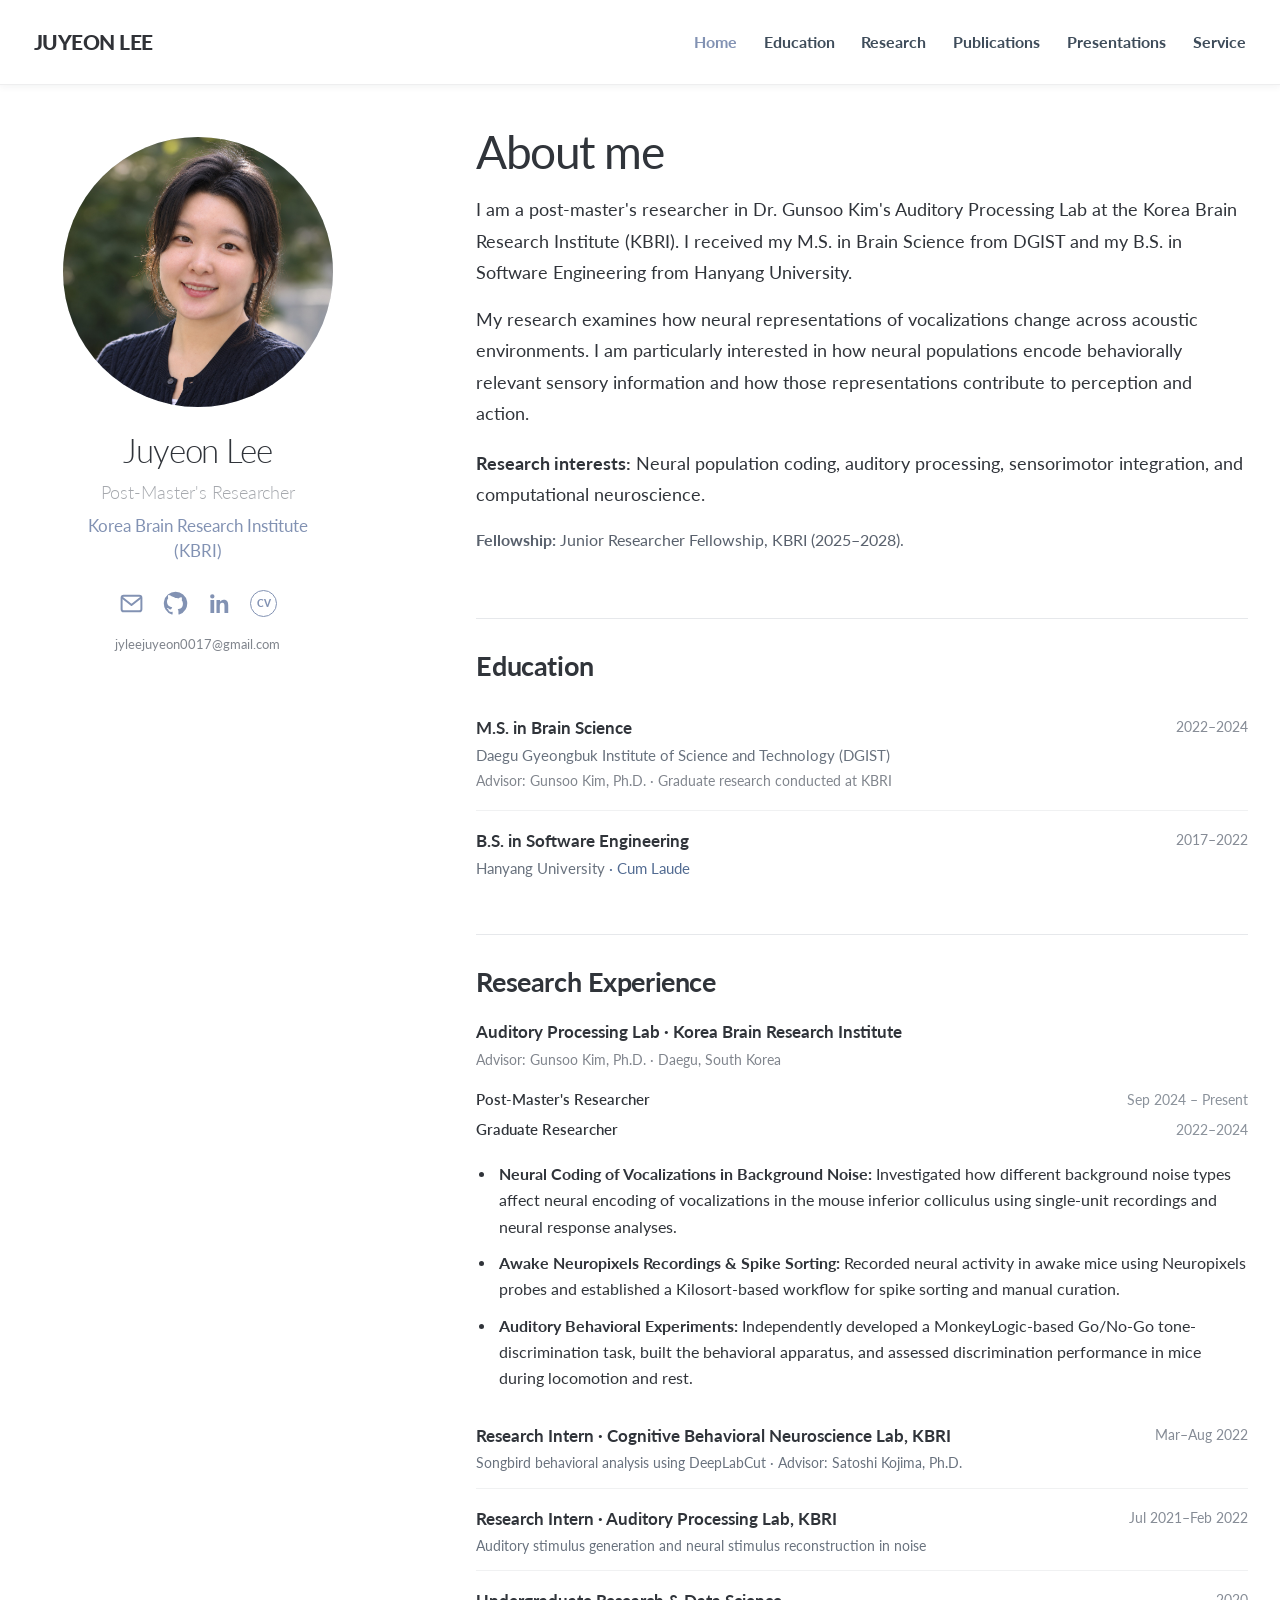
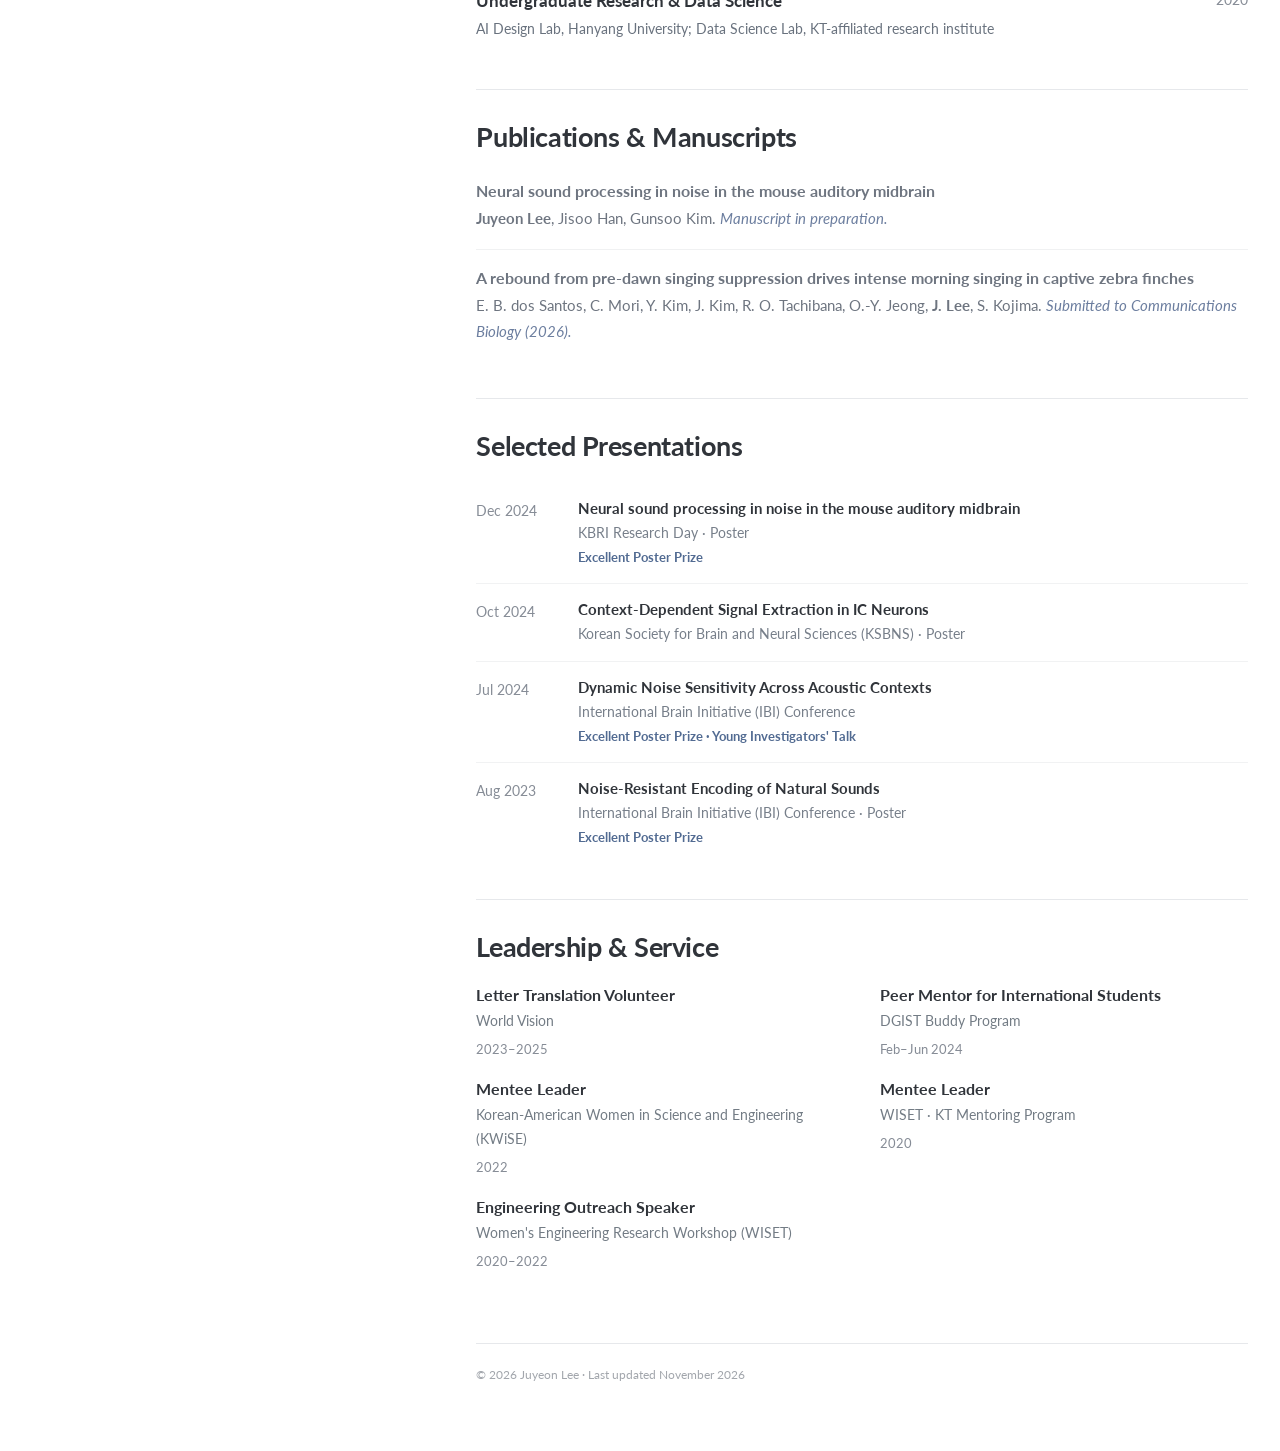
<file: juyeon_index_fixed.html>
<!DOCTYPE html>
<html lang="en">
<head>
  <meta charset="UTF-8">
  <meta name="viewport" content="width=device-width, initial-scale=1">
  <meta name="theme-color" content="#ffffff">
  <meta name="description" content="Juyeon Lee, a neuroscience researcher at the Korea Brain Research Institute. Research interests include auditory coding, neural population representations, and sensory-guided behavior.">
  <meta property="og:type" content="website">
  <meta property="og:title" content="Juyeon Lee | Neuroscience Researcher">
  <meta property="og:description" content="Auditory neuroscience, neural population coding, and sensory-guided behavior.">
  <meta property="og:url" content="https://jylee0017.github.io/">
  <meta property="og:image" content="https://jylee0017.github.io/juyeon.jpg">
  <link rel="canonical" href="https://jylee0017.github.io/">
  <link rel="preconnect" href="https://fonts.googleapis.com">
  <link rel="preconnect" href="https://fonts.gstatic.com" crossorigin>
  <link href="https://fonts.googleapis.com/css2?family=Lato:wght@300;400;500;600;700;900&display=swap" rel="stylesheet">
  <title>Juyeon Lee | Neuroscience Researcher</title>
  <style>
    /* Design colors: understated academic blue inspired by the supplied reference. */
    :root {
      --accent: #8292b3;
      --accent-strong: #526b92;
      --text: #30343a;
      --muted: #80858d;
      --light-muted: #a6a9ae;
      --line: #e6e8eb;
      --page: #ffffff;
      --font: "Lato", "Helvetica Neue", Arial, sans-serif;
    }
    * { box-sizing: border-box; }
    html { scroll-behavior: smooth; scroll-padding-top: 105px; }
    body { margin: 0; background: var(--page); color: var(--text); font: 400 17px/1.73 var(--font); -webkit-font-smoothing: antialiased; }
    a { color: var(--accent-strong); text-decoration: none; }
    a:hover { text-decoration: underline; text-underline-offset: .18em; }
    a:focus-visible { outline: 3px solid var(--accent); outline-offset: 4px; border-radius: 2px; }
    h1, h2, h3, p { margin-top: 0; }
    .skip-link { position:absolute; left:12px; top:-90px; padding:10px 15px; background:white; color:black; z-index:20; }
    .skip-link:focus { top:8px; }

    /* The screenshot's full-width white navigation bar. */
    .site-header { position: sticky; top: 0; z-index: 10; background: rgba(255,255,255,.97); border-bottom: 1px solid #eeeeef; box-shadow: 0 2px 7px rgba(28,36,51,.055); }
    .header-inner { max-width: 1560px; min-height: 84px; margin: 0 auto; padding: 12px 34px; display: flex; justify-content: space-between; align-items: center; gap: 32px; }
    .site-title { color: #303237; font-weight: 900; font-size: 21px; line-height: 1.2; text-transform: uppercase; letter-spacing: -.025em; white-space: nowrap; }
    .site-title:hover { text-decoration: none; color: var(--accent-strong); }
    .top-nav { display:flex; flex-wrap:wrap; justify-content:flex-end; align-items:center; gap: clamp(14px, 2.1vw, 35px); }
    .top-nav a { color:#3e4c5a; font-size: 16px; font-weight: 700; white-space:nowrap; }
    .top-nav a:hover, .top-nav a[aria-current="page"] { color:var(--accent); text-decoration:none; }

    /* Portrait on the left, resume text on the right; no colored sidebar/card backgrounds. */
    .page-layout { max-width: 1460px; padding: 0 32px; margin: 0 auto; display: grid; grid-template-columns: minmax(260px, 365px) minmax(0, 1fr); column-gap: clamp(52px, 6.2vw, 94px); align-items: start; }
    .profile { padding-top: 52px; text-align:center; transform: translateX(-17px); }
    .profile-photo { display: block; width: 270px; height: 270px; border-radius: 50%; overflow:hidden; margin: 0 auto 23px; position: relative; background: #e6ebf1; }
    .profile-photo .placeholder { position:absolute; inset:0; display:grid; place-items:center; font-weight:300; font-size:69px; color:#8596ad; }
    .profile-photo img { width:100%; height:100%; position:relative; display:block; object-fit:cover; object-position: center 35%; }
    .profile-photo img[hidden] { display:none; }
    .profile-name { font-size: 33px; line-height: 1.22; font-weight: 300; letter-spacing: -.035em; margin: 0 0 10px; }
    .profile-role { font-size: 18px; line-height: 1.4; font-weight: 300; color:var(--light-muted); margin: 0 0 9px; }
    .profile-affiliation { font-size: 17px; line-height: 1.45; color:var(--accent); margin: 0 0 25px; }
    .socials { display:flex; justify-content:center; gap: 18px; align-items:center; margin-bottom: 15px; }
    .socials a { display:inline-grid; place-items:center; color:var(--accent); min-width:26px; height:29px; transition: color .18s ease, transform .18s ease; }
    .socials a:hover { color:var(--accent-strong); transform: translateY(-2px); }
    .socials svg { width:25px; height:25px; }
    .socials a.cv-link { border: 1.8px solid currentColor; border-radius: 50%; font-size: 10px; font-weight:900; min-width:27px; width:27px; height:27px; }
    .profile-email { font-size: 13px; color:var(--muted); overflow-wrap:anywhere; }
    .profile-email a { color:inherit; }

    main { padding-top: 39px; min-width: 0; padding-bottom: 65px; }
    section { scroll-margin-top: 110px; }
    .about { padding-bottom: 49px; }
    h1 { font-size: 46px; line-height:1.2; letter-spacing:-.033em; font-weight:400; margin-bottom: 15px; }
    .about p { font-size:17.5px; line-height:1.8; margin: 0 0 15px; }
    .research-interests { margin-top:18px!important; }
    .research-interests strong, .fellowship strong { font-weight:700; }
    .fellowship { font-size: 16px!important; color:#59616d; }
    .content-section { padding: 29px 0 36px; border-top: 1px solid var(--line); }
    h2 { font-size: 27px; line-height:1.35; font-weight:700; letter-spacing:-.015em; margin-bottom: 19px; }
    h3 { font-size: 17px; line-height:1.5; margin-bottom: 3px; font-weight:700; }
    .entry { display:grid; grid-template-columns: minmax(0,1fr) auto; gap: 2px 22px; padding: 11px 0 16px; }
    .entry + .entry { border-top: 1px solid #f0f1f2; padding-top: 17px; }
    .entry p { font-size: 15px; margin:0; color: #69727e; }
    .date { color:#868c96; font-size:14px; white-space:nowrap; }
    .subtext { font-size:14px!important; color:var(--muted)!important; }
    .honor { color:var(--accent-strong); }
    .lab-heading { display:flex; align-items:baseline; justify-content:space-between; gap:12px; flex-wrap:wrap; }
    .lab-note { font-size:14px; color:var(--muted); margin:0 0 13px; }
    .role { display:flex; justify-content:space-between; gap:20px; align-items:baseline; padding:2px 0; font-size:15px; }
    .role strong { font-weight:600; }
    .role span { color:#8b929b; font-size:14px; white-space:nowrap; }
    .research-list { margin:16px 0 0; padding-left:20px; }
    .research-list li { padding-left:3px; margin-bottom:10px; font-size:15.5px; line-height:1.7; }
    .research-list strong { font-weight:700; }
    .earlier { margin-top:20px; }
    .earlier .entry { padding-bottom:12px; }
    .earlier .entry p { font-size:14px; }
    .publication { padding: 5px 0 18px; }
    .publication + .publication { border-top: 1px solid #f0f1f2; padding-top:16px; }
    .publication .paper-title { font-size: 16px; line-height:1.5; font-weight:700; margin: 0 0 3px; }
    .publication p { font-size:14.5px; margin:0; color:#6e7580; }
    .status { color:#6c7e9f; font-style: italic; }
    .presentation { display:grid; grid-template-columns: 86px minmax(0,1fr); gap:16px; padding:13px 0; border-bottom:1px solid #f1f2f3; }
    .presentation:last-child { border-bottom:0; }
    .presentation p { margin: 0 0 2px; font-size:15px; line-height:1.6; }
    .presentation .date { padding-top:3px; }
    .presentation .venue { color:#777f8a; font-size:14px; }
    .presentation .award { font-size:13px; color:var(--accent-strong); font-weight:700; margin-top:3px; }
    .service-list { display:grid; grid-template-columns:repeat(2,minmax(0,1fr)); column-gap:35px; row-gap:16px; }
    .service-item { padding: 0; }
    .service-item h3 { font-size:15.5px; margin:0 0 1px; }
    .service-item p { font-size:14px; margin:0; color:#737c85; }
    .service-item .date { font-size:13px; }
    footer { margin-top:33px; color:#a2a6ac; font-size:12px; padding-top:21px; border-top:1px solid var(--line); }
    @media (max-width:1150px) {
      .page-layout { grid-template-columns: 290px minmax(0,1fr); gap: 46px; padding:0 28px; }
      .profile-photo { width:208px; height:208px; }
      .top-nav { gap:17px; }
      .top-nav a { font-size:14px; }
      .header-inner { padding: 13px 24px; }
      .site-title { font-size:18px; }
      .about p { font-size:16.5px; }
    }
    @media (max-width:760px) {
      html { scroll-padding-top: 120px; }
      .site-header { position:static; }
      .header-inner { padding:17px 20px 12px; display:block; }
      .site-title { display:block; font-size:18px; margin-bottom:12px; }
      .top-nav { justify-content:flex-start; flex-wrap:nowrap; gap:22px; overflow-x:auto; padding:0 0 6px; scrollbar-width:thin; }
      .top-nav a { font-size:14px; }
      .page-layout { display:block; padding:0 23px; }
      .profile { padding-top:32px; transform:none; }
      .profile-photo { width:166px; height:166px; margin-bottom:12px; }
      .profile-photo .placeholder { font-size:52px; }
      .profile-name { font-size:27px; }
      .profile-role { font-size:16px; }
      .profile-affiliation { font-size:15px; margin-bottom:15px; }
      .socials { margin-bottom:7px; }
      main { padding-top:35px; }
      .about { padding-bottom:34px; }
      h1 { font-size:39px; }
      .about p { font-size:16px; }
      .content-section { padding:27px 0 28px; }
      h2 { font-size:24px; }
      .service-list { grid-template-columns:1fr; row-gap:14px; }
    }
    @media (max-width:470px) {
      .entry { grid-template-columns:1fr; gap:4px; }
      .entry .date { grid-row:1; }
      .role { flex-direction:column; align-items:flex-start; gap:0; padding-bottom:8px; }
      .presentation { grid-template-columns:73px minmax(0,1fr); gap:9px; }
      .date { font-size:12.5px; }
      .research-list { padding-left:19px; }
    }
    @media (prefers-reduced-motion: reduce) { html{scroll-behavior:auto} .socials a{transition:none} }
  </style>
  <script type="application/ld+json">
  {"@context":"https://schema.org","@type":"Person","name":"Juyeon Lee","url":"https://jylee0017.github.io/","jobTitle":"Post-Master's Researcher","affiliation":{"@type":"Organization","name":"Korea Brain Research Institute"},"sameAs":["https://github.com/jylee0017","https://www.linkedin.com/in/juyeonnies/"]}
  </script>
</head>
<body>
  <a class="skip-link" href="#about">Skip to content</a>
  <header class="site-header">
    <div class="header-inner">
      <a class="site-title" href="#about">JUYEON LEE</a>
      <nav class="top-nav" aria-label="Main navigation">
        <a href="#about" aria-current="page">Home</a>
        <a href="#education">Education</a>
        <a href="#research">Research</a>
        <a href="#publications">Publications</a>
        <a href="#presentations">Presentations</a>
        <a href="#service">Service</a>
      </nav>
    </div>
  </header>
  <div class="page-layout">
    <aside class="profile" aria-label="Profile">
      <div class="profile-photo">
        <span class="placeholder" aria-hidden="true">JL</span>
        <!-- Keep your existing juyeon.jpg in the same GitHub repository as index.html. -->
        <img id="profile-photo" src="juyeon.jpg" alt="Juyeon Lee">
      </div>
      <p class="profile-name">Juyeon Lee</p>
      <p class="profile-role">Post-Master's Researcher</p>
      <p class="profile-affiliation">Korea Brain Research Institute<br>(KBRI)</p>
      <nav class="socials" aria-label="Profile links">
        <a href="mailto:jyleejuyeon0017@gmail.com" aria-label="Email" title="Email">
          <svg viewBox="0 0 24 24" fill="none" stroke="currentColor" stroke-width="1.9" stroke-linecap="round" stroke-linejoin="round" aria-hidden="true"><rect x="2.5" y="4.5" width="19" height="15" rx="2"/><path d="m3.2 6.5 8.8 7 8.8-7"/></svg>
        </a>
        <a href="https://github.com/jylee0017" target="_blank" rel="noopener noreferrer" aria-label="GitHub" title="GitHub">
          <svg viewBox="0 0 24 24" fill="currentColor" aria-hidden="true"><path d="M12 .8a11.2 11.2 0 0 0-3.54 21.83c.56.1.76-.24.76-.54v-2.06c-3.1.67-3.76-1.32-3.76-1.32-.5-1.27-1.23-1.6-1.23-1.6-1.01-.69.08-.68.08-.68 1.12.08 1.72 1.15 1.72 1.15 1 .1 1.76.22 2.18-.66.1-.73.4-1.22.72-1.5-2.48-.28-5.09-1.24-5.09-5.54 0-1.22.44-2.22 1.16-3.01-.12-.28-.5-1.42.11-2.96 0 0 .95-.3 3.08 1.15A10.7 10.7 0 0 1 12 6.8c.94 0 1.89.13 2.78.37 2.13-1.45 3.07-1.15 3.07-1.15.62 1.54.24 2.68.12 2.96.73.79 1.16 1.79 1.16 3.01 0 4.32-2.61 5.25-5.1 5.53.42.36.8 1.05.8 2.12v2.45c0 .3.2.64.77.54A11.2 11.2 0 0 0 12 .8Z"/></svg>
        </a>
        <a href="https://www.linkedin.com/in/juyeonnies/" target="_blank" rel="noopener noreferrer" aria-label="LinkedIn" title="LinkedIn">
          <svg viewBox="0 0 24 24" fill="currentColor" aria-hidden="true"><path d="M5.1 3a2.1 2.1 0 1 1 0 4.2 2.1 2.1 0 0 1 0-4.2ZM3.3 8.6h3.6V21H3.3V8.6Zm5.8 0h3.45v1.7h.05c.48-.9 1.66-1.9 3.43-1.9 3.67 0 4.35 2.4 4.35 5.52V21h-3.6v-6.28c0-1.5-.03-3.43-2.1-3.43-2.08 0-2.4 1.63-2.4 3.32V21H9.1V8.6Z"/></svg>
        </a>
        <a class="cv-link" href="JuyeonLee_CV.pdf" target="_blank" rel="noopener noreferrer" aria-label="Curriculum Vitae PDF" title="CV (PDF)">CV</a>
      </nav>
      <p class="profile-email"><a href="mailto:jyleejuyeon0017@gmail.com">jyleejuyeon0017@gmail.com</a></p>
    </aside>
    <main>
      <section id="about" class="about" aria-labelledby="about-heading">
        <h1 id="about-heading">About me</h1>
        <p>I am a post-master's researcher in Dr. Gunsoo Kim's Auditory Processing Lab at the Korea Brain Research Institute (KBRI). I received my M.S. in Brain Science from DGIST and my B.S. in Software Engineering from Hanyang University.</p>
        <p>My research examines how neural representations of vocalizations change across acoustic environments. I am particularly interested in how neural populations encode behaviorally relevant sensory information and how those representations contribute to perception and action.</p>
        <p class="research-interests"><strong>Research interests:</strong> Neural population coding, auditory processing, sensorimotor integration, and computational neuroscience.</p>
        <p class="fellowship"><strong>Fellowship:</strong> Junior Researcher Fellowship, KBRI (2025–2028).</p>
      </section>

      <section id="education" class="content-section" aria-labelledby="education-heading">
        <h2 id="education-heading">Education</h2>
        <div class="entry">
          <div><h3>M.S. in Brain Science</h3><p>Daegu Gyeongbuk Institute of Science and Technology (DGIST)</p><p class="subtext">Advisor: Gunsoo Kim, Ph.D. · Graduate research conducted at KBRI</p></div>
          <span class="date">2022–2024</span>
        </div>
        <div class="entry">
          <div><h3>B.S. in Software Engineering</h3><p>Hanyang University <span class="honor">· Cum Laude</span></p></div>
          <span class="date">2017–2022</span>
        </div>
      </section>

      <section id="research" class="content-section" aria-labelledby="research-heading">
        <h2 id="research-heading">Research Experience</h2>
        <div class="lab-heading"><h3>Auditory Processing Lab · Korea Brain Research Institute</h3></div>
        <p class="lab-note">Advisor: Gunsoo Kim, Ph.D. · Daegu, South Korea</p>
        <div class="role"><strong>Post-Master's Researcher</strong><span>Sep 2024 – Present</span></div>
        <div class="role"><strong>Graduate Researcher</strong><span>2022–2024</span></div>
        <ul class="research-list">
          <li><strong>Neural Coding of Vocalizations in Background Noise:</strong> Investigated how different background noise types affect neural encoding of vocalizations in the mouse inferior colliculus using single-unit recordings and neural response analyses.</li>
          <li><strong>Awake Neuropixels Recordings &amp; Spike Sorting:</strong> Recorded neural activity in awake mice using Neuropixels probes and established a Kilosort-based workflow for spike sorting and manual curation.</li>
          <li><strong>Auditory Behavioral Experiments:</strong> Independently developed a MonkeyLogic-based Go/No-Go tone-discrimination task, built the behavioral apparatus, and assessed discrimination performance in mice during locomotion and rest.</li>
        </ul>
        <div class="earlier">
          <div class="entry"><div><h3>Research Intern · Cognitive Behavioral Neuroscience Lab, KBRI</h3><p>Songbird behavioral analysis using DeepLabCut · Advisor: Satoshi Kojima, Ph.D.</p></div><span class="date">Mar–Aug 2022</span></div>
          <div class="entry"><div><h3>Research Intern · Auditory Processing Lab, KBRI</h3><p>Auditory stimulus generation and neural stimulus reconstruction in noise</p></div><span class="date">Jul 2021–Feb 2022</span></div>
          <div class="entry"><div><h3>Undergraduate Research &amp; Data Science</h3><p>AI Design Lab, Hanyang University; Data Science Lab, KT-affiliated research institute</p></div><span class="date">2020</span></div>
        </div>
      </section>

      <section id="publications" class="content-section" aria-labelledby="publications-heading">
        <h2 id="publications-heading">Publications &amp; Manuscripts</h2>
        <article class="publication">
          <p class="paper-title">Neural sound processing in noise in the mouse auditory midbrain</p>
          <p><strong>Juyeon Lee</strong>, Jisoo Han, Gunsoo Kim. <span class="status">Manuscript in preparation.</span></p>
        </article>
        <article class="publication">
          <p class="paper-title">A rebound from pre-dawn singing suppression drives intense morning singing in captive zebra finches</p>
          <p>E. B. dos Santos, C. Mori, Y. Kim, J. Kim, R. O. Tachibana, O.-Y. Jeong, <strong>J. Lee</strong>, S. Kojima. <span class="status">Submitted to <em>Communications Biology</em> (2026).</span></p>
        </article>
      </section>

      <section id="presentations" class="content-section" aria-labelledby="presentations-heading">
        <h2 id="presentations-heading">Selected Presentations</h2>
        <div class="presentation"><span class="date">Dec 2024</span><div><p><strong>Neural sound processing in noise in the mouse auditory midbrain</strong></p><p class="venue">KBRI Research Day · Poster</p><p class="award">Excellent Poster Prize</p></div></div>
        <div class="presentation"><span class="date">Oct 2024</span><div><p><strong>Context-Dependent Signal Extraction in IC Neurons</strong></p><p class="venue">Korean Society for Brain and Neural Sciences (KSBNS) · Poster</p></div></div>
        <div class="presentation"><span class="date">Jul 2024</span><div><p><strong>Dynamic Noise Sensitivity Across Acoustic Contexts</strong></p><p class="venue">International Brain Initiative (IBI) Conference</p><p class="award">Excellent Poster Prize · Young Investigators' Talk</p></div></div>
        <div class="presentation"><span class="date">Aug 2023</span><div><p><strong>Noise-Resistant Encoding of Natural Sounds</strong></p><p class="venue">International Brain Initiative (IBI) Conference · Poster</p><p class="award">Excellent Poster Prize</p></div></div>
      </section>

      <section id="service" class="content-section" aria-labelledby="service-heading">
        <h2 id="service-heading">Leadership &amp; Service</h2>
        <div class="service-list">
          <div class="service-item"><h3>Letter Translation Volunteer</h3><p>World Vision</p><span class="date">2023–2025</span></div>
          <div class="service-item"><h3>Peer Mentor for International Students</h3><p>DGIST Buddy Program</p><span class="date">Feb–Jun 2024</span></div>
          <div class="service-item"><h3>Mentee Leader</h3><p>Korean-American Women in Science and Engineering (KWiSE)</p><span class="date">2022</span></div>
          <div class="service-item"><h3>Mentee Leader</h3><p>WISET · KT Mentoring Program</p><span class="date">2020</span></div>
          <div class="service-item"><h3>Engineering Outreach Speaker</h3><p>Women's Engineering Research Workshop (WISET)</p><span class="date">2020–2022</span></div>
        </div>
      </section>
      <footer>© 2026 Juyeon Lee · Last updated November 2026</footer>
    </main>
  </div>
  <script>
    // If the user keeps juyeon.jpg in their GitHub Pages repository, it replaces the initials.
    const photo = document.getElementById('profile-photo');
    if (photo) {
      const showFallback = () => { photo.hidden = true; };
      photo.addEventListener('error', showFallback);
      if (photo.complete && photo.naturalWidth === 0) showFallback();
    }
  </script>
</body>
</html>
</file>
